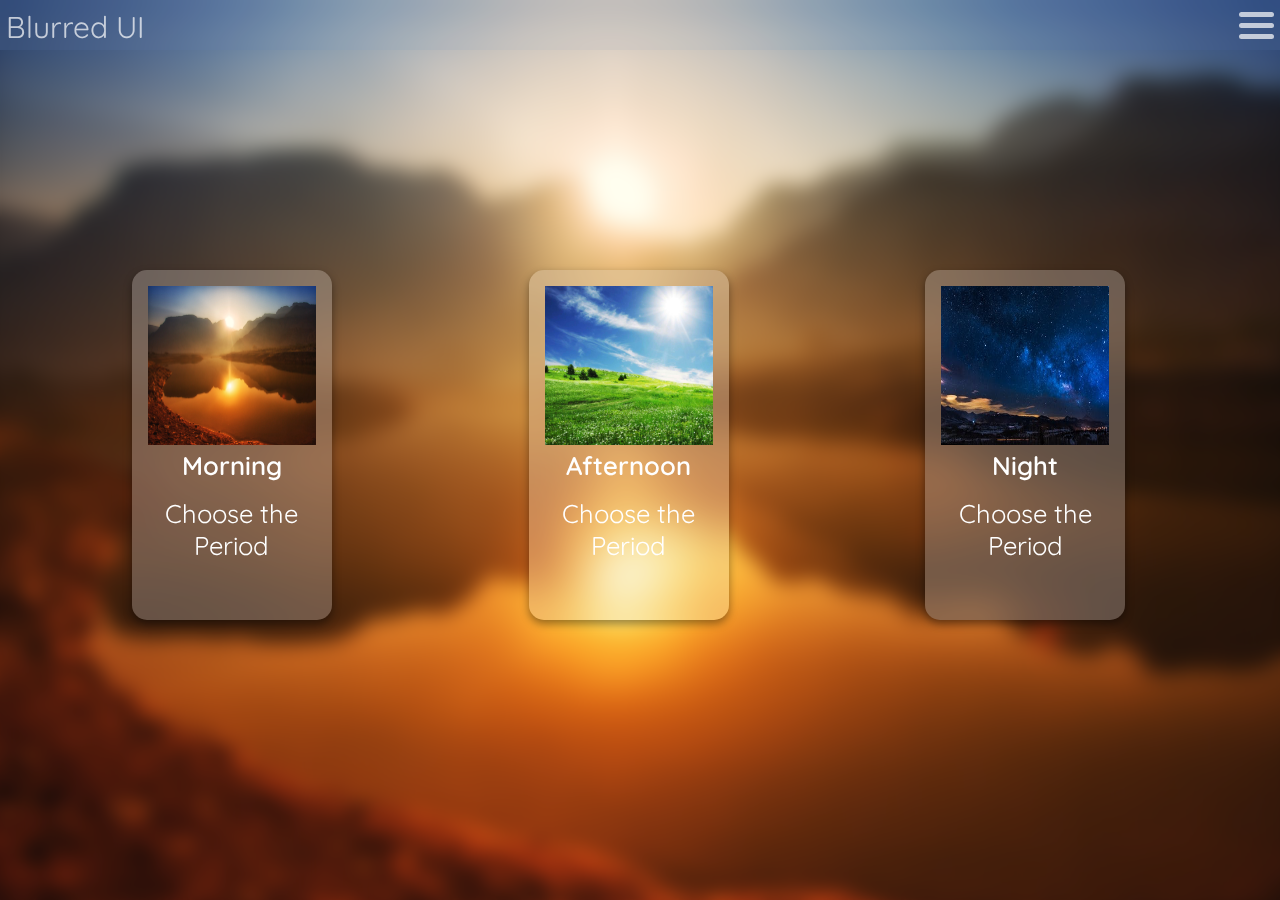
<file: blur_project/blurred_ui/index.html>
<!DOCTYPE html>
<html>
  <head>
    <meta charset="utf-8">
    <link href="https://fonts.googleapis.com/css?family=Quicksand&display=swap" rel="stylesheet">
    <link rel="stylesheet" href="css/styles.css">
    <title>Blurred UI</title>
    <script type="text/javascript">
      closeIt = () => document.getElementsByClassName('dropdown-content')[0].style.display = 'none'
    </script>
  </head>
  <body>
    <div id="glass" onclick="closeIt()"></div>
    <div class="dropdown-content">
      <h5>Learning Process:</h5>
      <a href="../html-test/img-test/blur-img.html" target="_blank">Background</a>
      <a href="../navbar-test/test-blur.html" target="_blank">Navbar</a>
      <a href="../card-test/card-test.html" target="_blank">Cards</a>
      <h5>Credits:</h5>
      <p>Designed and created by Lucas Adriel</p>
      <hr>
      <small>Copyright &copy; 2019</small>
    </div>
   
    <div id="navbar-glass">
      <div class="navbar">
        <span>Blurred UI</span>
       	<div class="dropdown"> 
          <button class="dropbtn" onmouseenter="(document.getElementsByClassName('dropdown-content')[0].style.display == 'block') ? document.getElementsByClassName('dropdown-content')[0].style.display = 'none' : document.getElementsByClassName('dropdown-content')[0].style.display = 'block'">
            <div class="burger"></div>
            <div class="burger"></div>
            <div class="burger"></div>
          </button>
        </div>
      </div>
    </div>
    <div class="row" onclick="closeIt()">
      <div class="column">
        <div class="card">
          <img src="img/morning.jpg" alt="morning" class="image">
          <h3>Morning</h3>
          <button id="period1" class="button">Choose the Period</button>
        </div>
      </div>
      <div class="column">
        <div class="card">
          <img src="img/afternoon.jpg" alt="afternoon" class="image">
          <h3>Afternoon</h3>
          <button id="period2" class="button">Choose the Period</button>
        </div>
      </div>
      <div class="column">
        <div class="card">
          <img src="img/night.jpg" alt="night" class="image">
          <h3>Night</h3>
          <button id="period3" class="button">Choose the Period</button>
        </div>
      </div>
    </div>
    <script src="js/main.js"></script>
  </body>
</html>
</file>
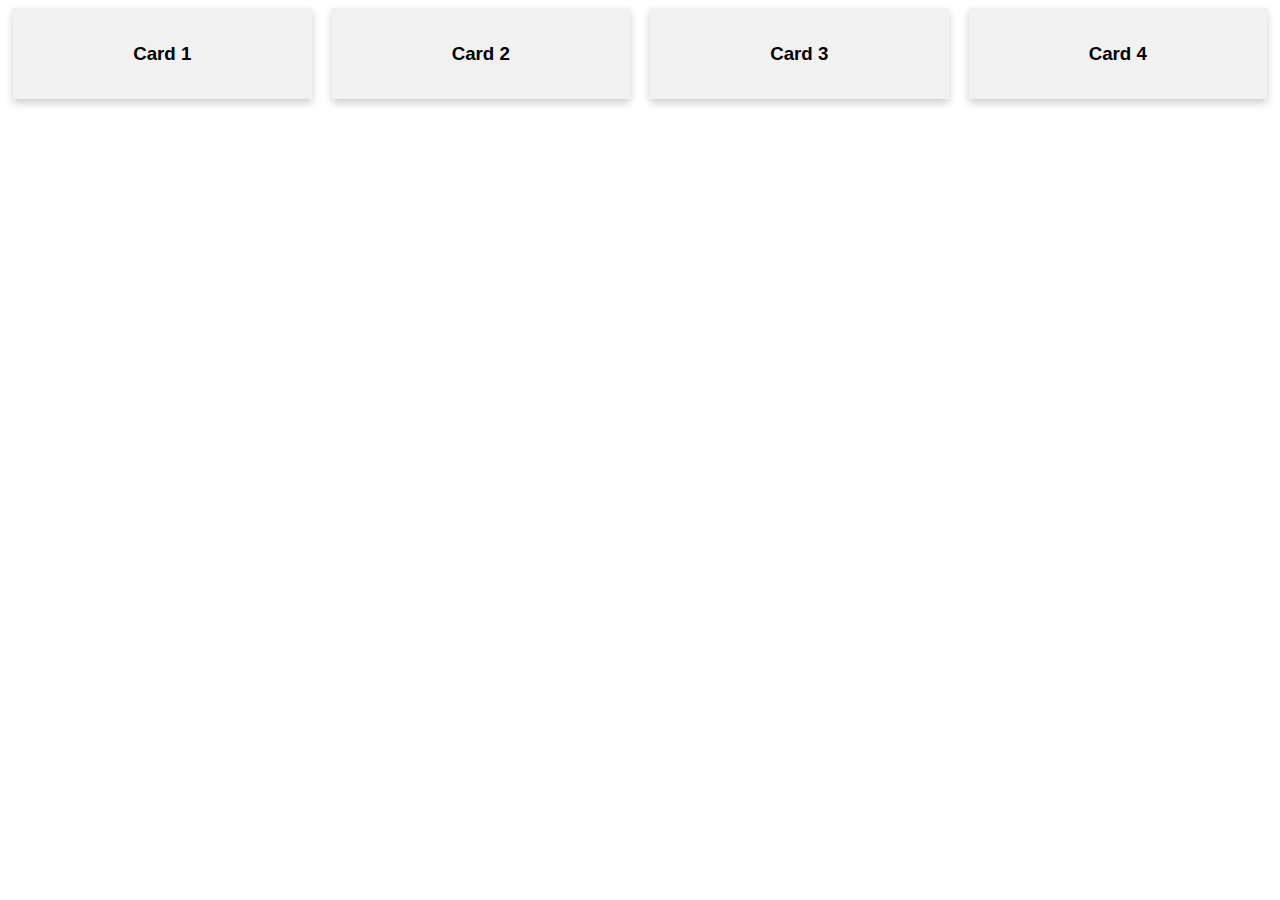
<file: blur_project/card-test/index.html>
<!DOCTYPE html>
<html>
  <head>
    <meta charset="utf-8">
    <link rel="stylesheet" href="css/styles.css">
    <title>Cards - w3school</title>
  </head>
  <body>
    <div class="row">
      <div class="column">
        <div class="card">
          <h3>Card 1</h3>
        </div>
      </div>
      <div class="column">
        <div class="card">
          <h3>Card 2</h3>
        </div>
      </div>
      <div class="column">
        <div class="card">
          <h3>Card 3</h3>
        </div>
      </div>
      <div class="column">
        <div class="card">
          <h3>Card 4</h3>
        </div>
      </div>
    </div>
  </body>
</html>
</file>
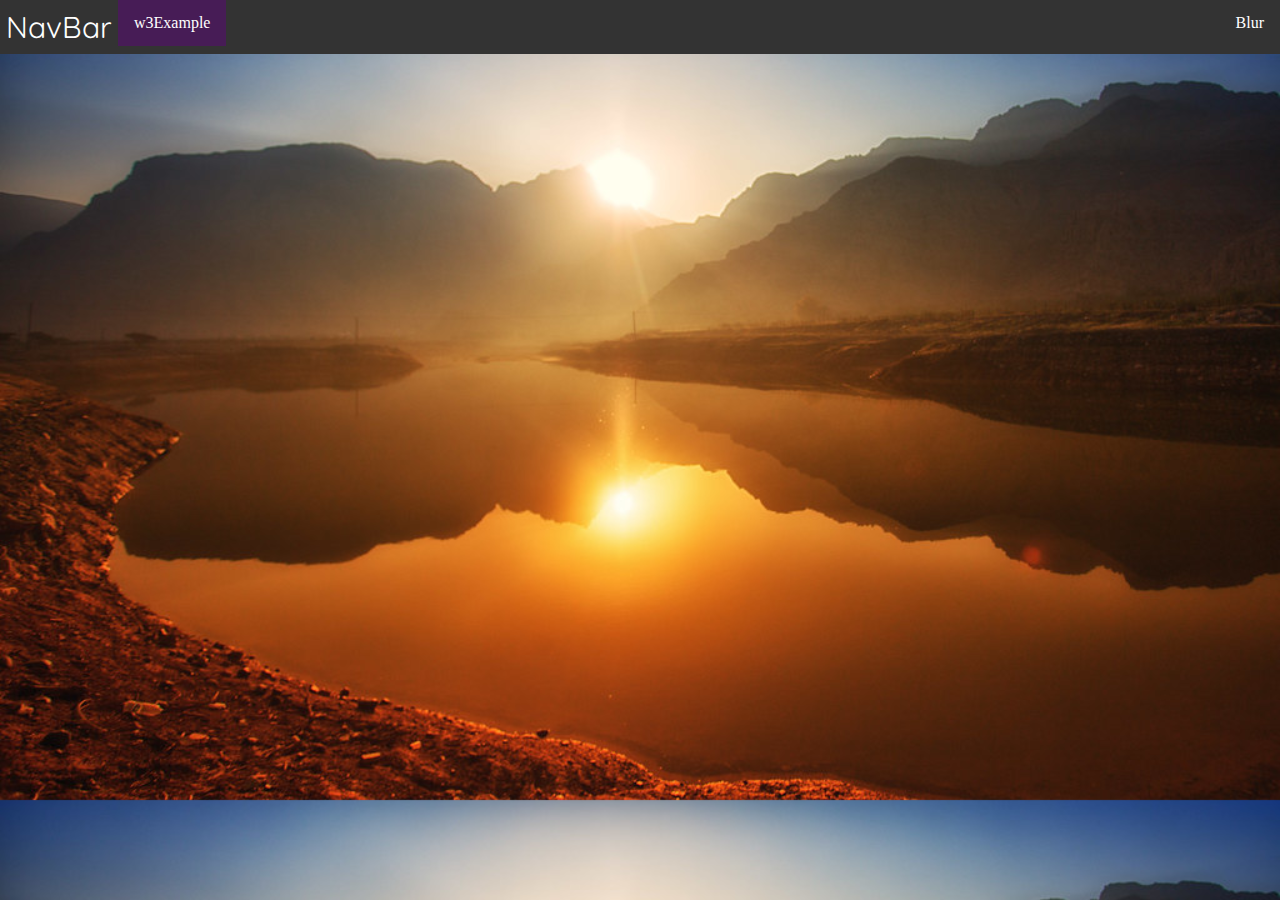
<file: blur_project/navbar-test/index.html>
<!DOCTYPE html>
<html>
  <head>
    <meta charset="utf-8">
    <link href="https://fonts.googleapis.com/css?family=Quicksand&display=swap" rel="stylesheet">
    <link rel="stylesheet" href="css/styles.css">
    <title>NavBar - w3school</title>
  </head>
  <body>
    <ul>
      <li><span>NavBar</span></li>
      <li><a href="index.html" class="active">w3Example</a></li>
      <li style="float:right"><a href="test-blur.html">Blur</a></li>
    </ul>
    <script src="js/main.js"></script>
  </body>
</html>
</file>
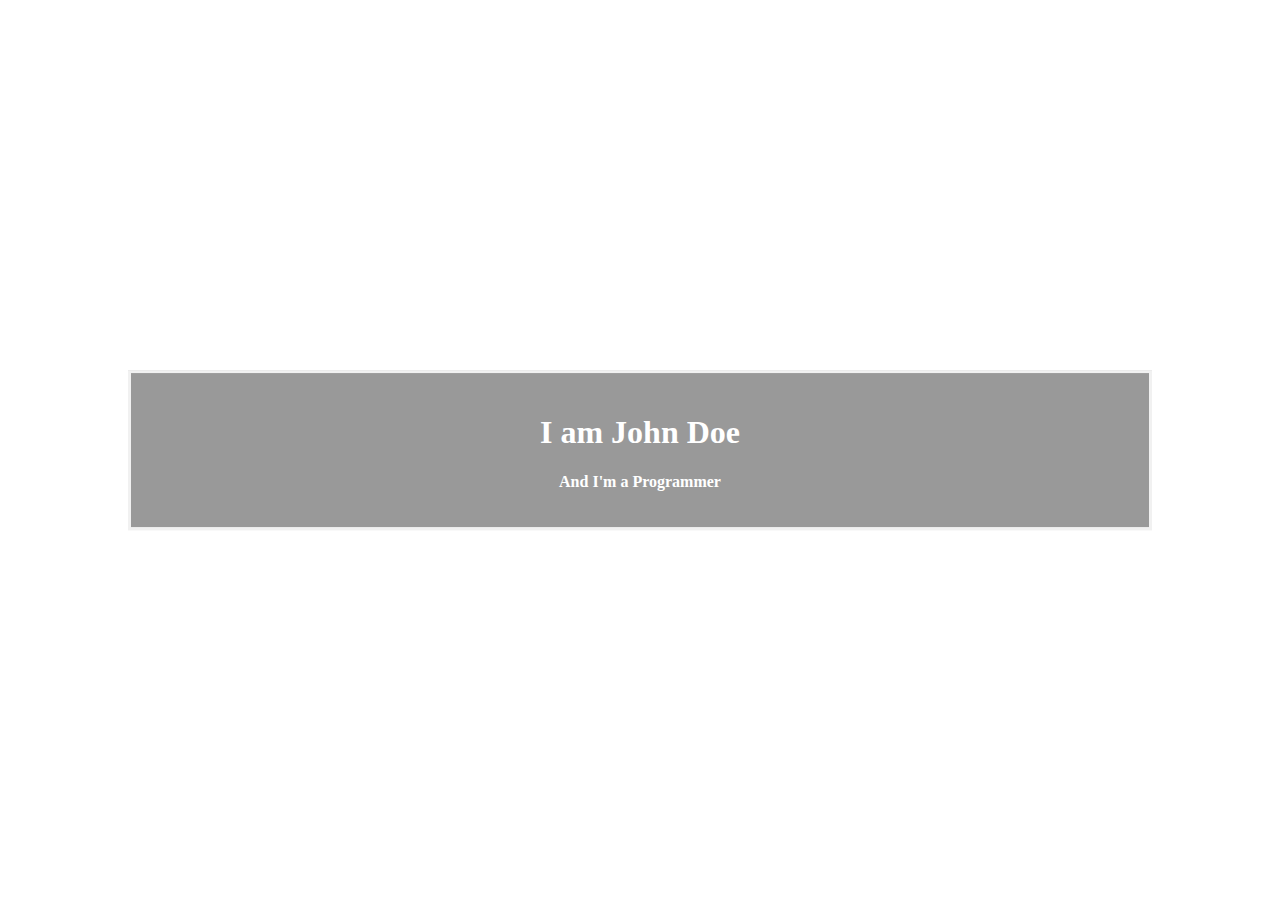
<file: blur_project/html-test/img-test/index.html>
<!DOCTYPE html>
<html>
  <head>
    <meta charset="utf-8">
    <link rel="stylesheet" href="css/styles.css">
    <title>Blurred Image - w3school</title>
  </head>
  <body>
    <div class="bg-image"></div>

    <div class="bg-text">
      <h1>I am John Doe</h1>
      <p>And I'm a Programmer</p>
    </div>
  </body>
</html>
</file>
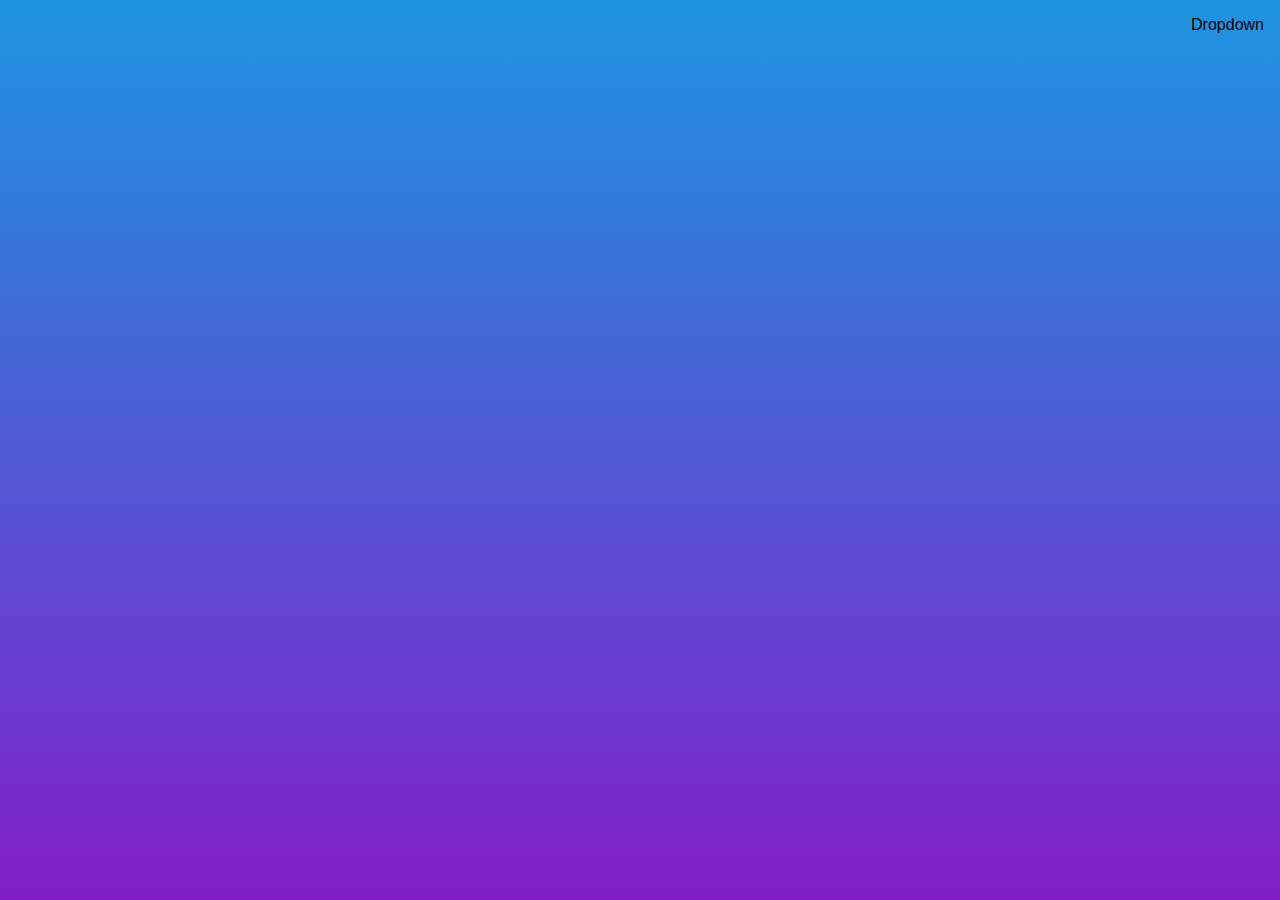
<file: blur_project/navbar-test/burger-menu/index.html>
<!DOCTYPE html>
<html>
  <head>
    <meta charset="utf-8">
    <link rel="stylesheet" href="css/styles.css">
    <title>Dropdown - w3school</title>
  </head>
  <body>
    <div class="bg-color">
      <div class="dropdown">
        <button class="dropbtn">Dropdown</button>
        <div class="dropdown-content">
          <a href="index.html">w3school</a>
          <a href="burger.html">Burger Menu</a>
        </div>
      </div>
    </div>
  </body>
</html>
</file>
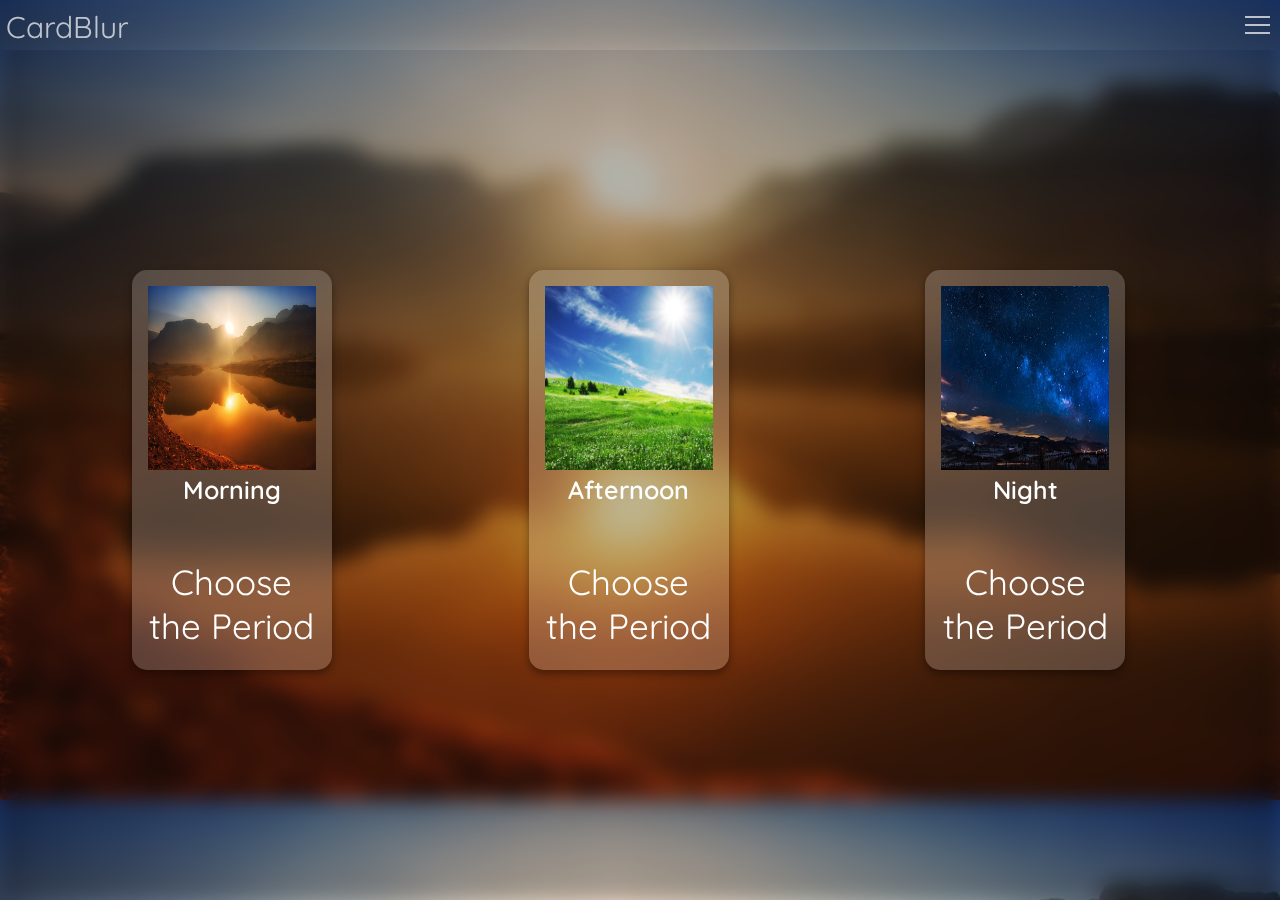
<file: blur_project/card-test/card-test.html>
<!DOCTYPE html>
<html>
  <head>
    <meta charset="utf-8">
    <link href="https://fonts.googleapis.com/css?family=Quicksand&display=swap" rel="stylesheet">
    <link rel="stylesheet" href="css/style-test.css">
    <title>Test of Cards</title>
  </head>
  <body>
    <div id="glass">

    </div>
    <div class="navbar-glass">
      <div class="navbar">
        <ul>
          <li><span>CardBlur</span></li>
          <li style="float:right">
            <div class="dropdown">
              <div class="burger"></div>
              <div class="burger"></div>
              <div class="burger"></div>
            </div>
          </li>
        </ul>
      </div>
    </div>
    <div class="row">
      <div class="column">
        <div class="card-glass">

        </div>
        <div class="card">
          <img src="img/morning.jpg" alt="morning" class="image">
          <h3>Morning</h3>
          <button type="button" id="period1" class="button">Choose the Period</button>
        </div>
      </div>
      <div class="column">
        <div class="card">
          <img src="img/afternoon.jpg" alt="afternoon" class="image">
          <h3>Afternoon</h3>
          <button type="button" id="period2" class="button">Choose the Period</button>
        </div>
      </div>
      <div class="column">
        <div class="card">
          <img src="img/night.jpg" alt="night" class="image">
          <h3>Night</h3>
          <button type="button" id="period3" class="button">Choose the Period</button>
        </div>
      </div>
    </div>
    <script src="js/main.js"></script>
  </body>
</html>
</file>
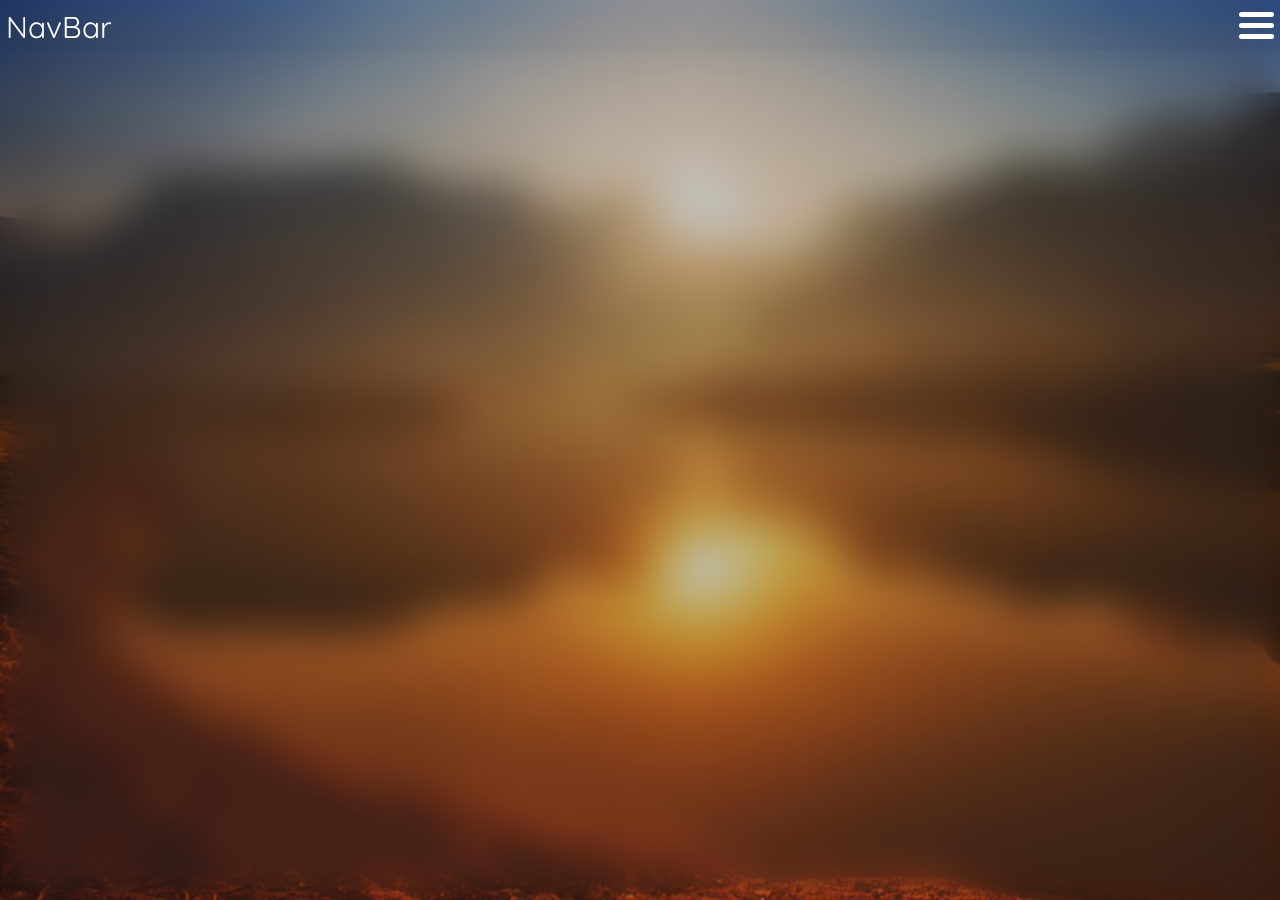
<file: blur_project/navbar-test/test-blur.html>
<!DOCTYPE html>
<html>
  <head>
    <meta charset="utf-8">
    <link href="https://fonts.googleapis.com/css?family=Quicksand&display=swap" rel="stylesheet">
    <link rel="stylesheet" href="css/style-test.css">
    <title>Test of Blur</title>
    <script type="text/javascript">
      closeIt = () => document.getElementsByClassName('dropdown-content')[0].style.display = 'none'
    </script>
  </head>
  <body>
    <div id="glass" onclick="document.getElementsByClassName('dropdown-content')[0].style.display = 'none'">

    </div>
    <div class="content">
      <ul>
        <li><span>NavBar</span></li>
      </ul>
      <div class="dropdown">
        <button class="dropbtn" onmouseenter="(document.getElementsByClassName('dropdown-content')[0].style.display == 'block') ? document.getElementsByClassName('dropdown-content')[0].style.display = 'none' : document.getElementsByClassName('dropdown-content')[0].style.display = 'block'">
          <div class="burger"></div>
          <div class="burger"></div>
          <div class="burger"></div>
        </button>
      </div>
    </div>
    <div class="dropdown-content">
      <h5>NavBar Menu:</h5>
      <a href="index.html">w3Example</a>
      <a href="test-blur.html" class="active">Blur</a>
    </div>
  </body>
</html>
</file>
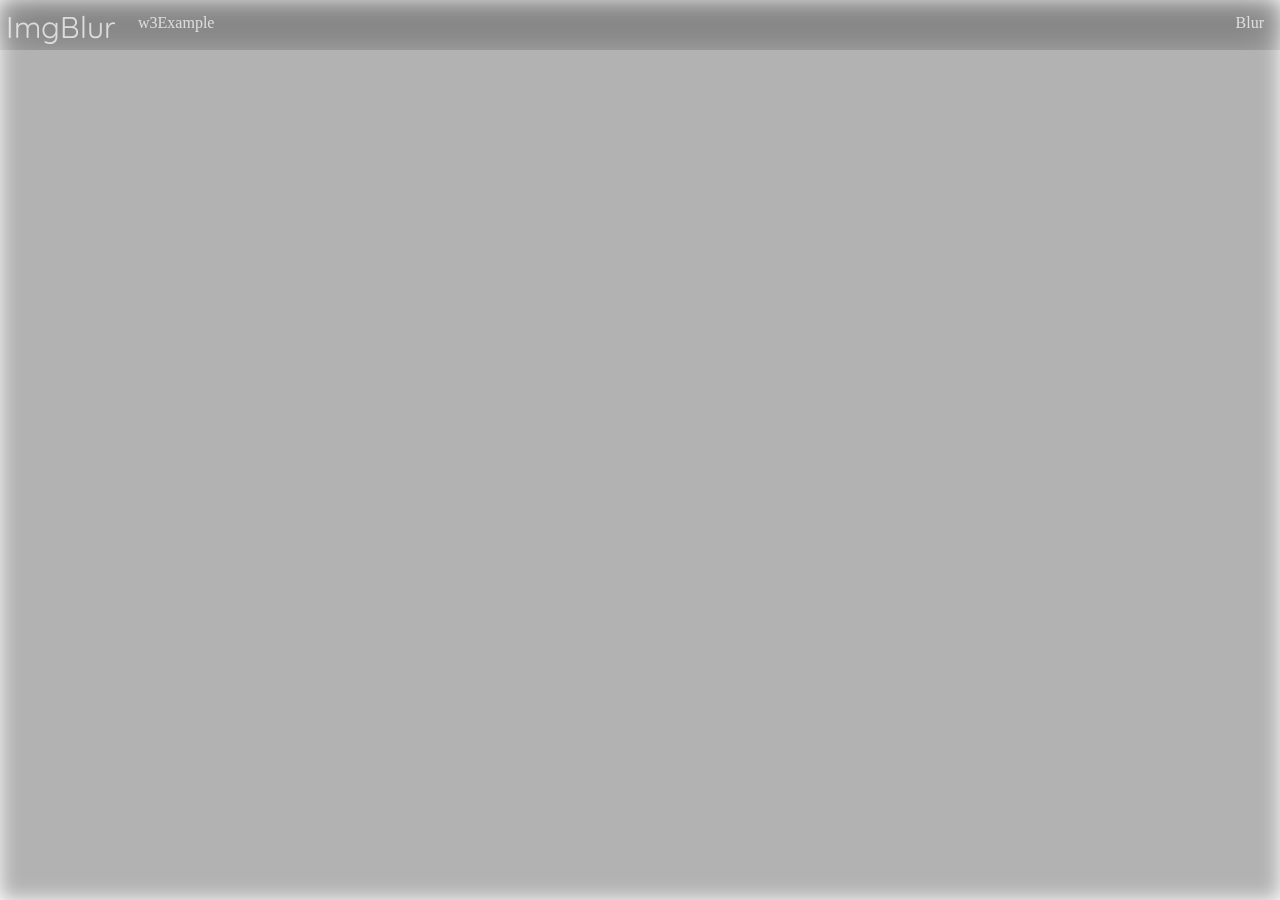
<file: blur_project/html-test/img-test/blur-img.html>
<!DOCTYPE html>
<html>
  <head>
    <meta charset="utf-8">
    <link href="https://fonts.googleapis.com/css?family=Quicksand&display=swap" rel="stylesheet">
    <link rel="stylesheet" href="css/style-test.css">
    <title>Blurred Image</title>
  </head>
  <body>
    <div id="glass">

    </div>
    <div id="navbar-glass">

    </div>
    <div class="navbar">
      <ul>
        <li><span>ImgBlur</span></li>
        <li><a href="index.html">w3Example</a></li>
        <li style="float:right"><a href="blur-img.html">Blur</a></li>
      </ul>
    </div>
    <script src="js/main.js"></script>
  </body>
</html>
</file>
<file: blur_project/blurred_ui/css/styles.css>
* {
  box-sizing: border-box;
  margin: 0;
  padding: 0;
}

body {
  font-family: Arial, Helvetica, sans-serif;
}

::selection {
  color: #fff;
  background: rgba(0, 0, 0, 0.4);
}

/* Blurred Background Effect */
#glass {
  background: inherit;
  width: 100%;
  height: 100%;
  position: fixed;
  overflow: hidden;
}

#glass::after {
  content: "";
  background: inherit;
  position: absolute;
  left: 0;
  right: 0;
  top: 0;
  bottom: 0;
  filter: blur(10px); 
  margin: -20px;
}

/* Blurred Navigation Bar Effect */
#navbar-glass {
  background: none;
  width: 100%;
  height: 50px;
  position: fixed;
  backdrop-filter: blur(20px);
  box-shadow: inset 0 0 0 200px rgba(255, 255, 255, 0.05);
  overflow: hidden;
}

/* Navigation Bar */
.navbar {
  position: fixed;
  width: 100%;
  height: 50px;
  color: white;
  background-color: inherit;
  opacity: 0.7; 
}

/* Logo Style */
span {
  display: block;
  float: left;
  color: white;
  text-align: center;
  padding: 8px 6px;
  font-size: 30px;
  font-family: 'Quicksand', sans-serif;
  text-decoration: none;
}

/* Dropdown Button */
.dropbtn {
  background-color: inherit;
  color: black;
  padding: 16px;
  font-size: 16px;
  border: none;
}

/* Burger Style */
.burger {
  width: 35px;
  height: 5px;
  background-color: white;
  border-radius: 15px;
  margin: 6px 0;
}

/* The container <div> - needed to position the dropdown content */
.dropdown {
  position: relative;
  float: right;
  display: inline-block;
  margin: 0;
  left: 10px;
  bottom: 10px;
}

/* Dropdown Content */
.dropdown-content {
  display: none;
  padding-bottom: 6px;
  position: absolute;
  background: transparent;
  overflow: hidden;
  font-family: Arial;
  top: 60px;
  right: 0px;
  min-width: 210px;
  backdrop-filter: blur(20px); 
  border-radius: 15px 0 0 15px;
  box-shadow: 0 8px 16px 0 rgba(0, 0, 0, 0.2); 
  z-index: 9999; 
}

/* Links inside the dropdown */
.dropdown-content a {
  color: white;
  font-size: 20px;
  font-weight: bold;
  padding: 12px 16px;
  text-decoration: none;
  text-align: center;
  display: block;
}

/* Texts inside the dropdown */
.dropdown-content p {
  color: white;
  padding: 8px 12px;
  text-align: center;
  text-decoration: none;
  display: block;
  margin: 0;
}

.dropdown-content small {
  color: white;
  font-weight: bold;
  text-decoration: none;
  display: block;
  text-align: center;
}

/* Titles inside the dropdown */
.dropdown-content h5 {
  color: white;
  padding: 4px 8px;
  text-decoration: none;
  display: block;
  margin: 0;
}

/* Change color of dropdown links on hover */
.dropdown-content a:hover {
  background-color: #fff;
  color: black;
  opacity: 0.2;
}

/* Cards */
.column {
  float: left;
  width: 25%;
  padding: 0 60px;
  margin-left: 6%;
}

.row {
  margin: 0 -5px;
  position: fixed;
  top: 30%;
  width: 100vw;
}

.row::after {
  content: "";
  display: table;
  clear: both;
}

/* Card Style */
.card {
  box-shadow: 0 4px 8px 0 rgba(2, 2, 2, 0.4);
  border-radius: 15px;
  padding: 16px;
  height: 350px;
  backdrop-filter: blur(20px);
  text-align: center;
  background-color: rgba(245, 245, 245, 0.25);
}

/* Title inside the cards */
h3 {
  color: white;
  font-weight: 600;
  font-size: 2vw;
  font-family: 'Quicksand', sans-serif;
}

/* Image inside the cards */
.image {
  position: relative;
  width: 100%;
  height: 50%;
  top: 0;
}

/* Button inside the cards */
.button {
  background: none;
  border: none;
  text-decoration: none;
  position: relative;
  bottom: -5%;
  color: white;
  font-size: 2vw;
  font-family: 'Quicksand', sans-serif;
  font-weight: normal;
  transition: 0.2s ease;
}

/* Change border color of texts inside buttons on click */
.button:active {
   text-shadow: 2px 0 0 #0ad2d6, -2px 0 0 #0ad2d6, 0 2px 0 #0ad2d6, 0 -2px 0 #0ad2d6, 1px 1px #0ad2d6, -1px -1px 0 #0ad2d6, 1px -1px 0 #0ad2d6, -1px 1px 0 #0ad2d6;
}

/* Media Queries */
@media screen and (max-width: 600px) {
  .column {
    width: 100%;
    display: block;
    padding: 0 10px;
    margin-left: 0;
    margin-bottom: 20px;
  }
  .card {
    height: 90px;
  }
}
</file>
<file: blur_project/card-test/css/styles.css>
* {
  box-sizing: border-box;
}

body {
  font-family: Arial, Helvetica, sans-serif;
}

/* Float four columns side by side */
.column {
  float: left;
  width: 25%;
  padding: 0 10px;
}

/* Remove extra left and right margins, due to padding in columns */
.row { margin: 0 -5px; }

/* Clear floats after the columns */
.row:after {
  content: "";
  display: table;
  clear: both;
}

/* Style the counter cards */
.card {
  box-shadow: 0 4px 8px 0 rgba(0, 0, 0, 0.2); /* this adds the "card" effect */
  padding: 16px;
  text-align: center;
  background-color: #f1f1f1;
}

/* Responsive columns - one column layout (vertical) on small screens */
@media screen and (max-width: 600px) {
  .column {
    width: 100%;
    display: block;
    margin-bottom: 20px;
  }
}
</file>
<file: blur_project/navbar-test/css/styles.css>
body {
  margin: 0;
}

ul {
  list-style-type: none;
  margin: 0;
  padding: 0;
  overflow: hidden;
  background-color: #333;
  position: fixed;
  top: 0;
  width: 100%;
}

li {
  float: left;
}

li a {
  display: block;
  color: white;
  text-align: center;
  padding: 14px 16px;
  text-decoration: none;
}

li a:hover {
  background-color: #7c00a8;
}

.active {
  background-color: #471c56;
}

span {
  display: block;
  color: white;
  text-align: center;
  padding: 8px 6px;
  font-size: 30px;
  font-family: 'Quicksand', sans-serif;
  text-decoration: none;
}
</file>
<file: blur_project/html-test/img-test/css/styles.css>
body, html {
  height: 100%;
}

* {
  box-sizing: border-box;
}

.bg-image {
  /* The image used */
  background-image: url("http://bit.ly/2gPLxZ4");

  /* Add the blur effect */
  filter: blur(8px);

  /* Full height */
  height: 100%;

  /* Center and scale the image nicely */
  background-position: center;
  background-repeat: no-repeat;
  background-size: cover;
}

/* Position text in the middle of the page/image */
.bg-text {
  background-color: rgb(0, 0, 0); /* Fallback color */
  background-color: rgba(0, 0, 0, 0.4); /* Black w/opacity/see-through */
  color: white;
  font-weight: bold;
  border: 3px solid #f1f1f1;
  position: absolute;
  top: 50%;
  left: 50%;
  transform: translate(-50%, -50%);
  z-index: 2;
  width: 80%;
  padding: 20px;
  text-align: center;
}
</file>
<file: blur_project/navbar-test/burger-menu/css/styles.css>
* {
  margin: 0;
  padding: 0;
}

body {
  height: 100vh;
}

/* Background Color */
.bg-color {
  width: 100%;
  height: 100%;
  background-image: linear-gradient(to top,#821ec9, #1d95e0);
}

/* Background Blur */
.bg-glass {
  background: inherit;
  width: 100%;
  height: 100%;
  position: fixed;
  overflow: hidden;
}

.bg-glass::before {
  content: " ";
  background: inherit;
  position: absolute;
  left: 0;
  right: 0;
  top: 0;
  bottom: 0;
  box-shadow: inset 0 0 0 3000px rgba(0, 0, 0, 0.3);
  filter: blur(10px);
}

/* Dropdown Button */
.dropbtn {
  background-color: inherit;
  color: black;
  padding: 16px;
  font-size: 16px;
  border: none;
}

/* Burger Style */
.burger {
  width: 35px;
  height: 5px;
  background-color: white;
  border-radius: 15px;
  margin: 6px 0;
}

/* The container <div> - needed to position the dropdown content */
.dropdown {
  position: relative;
  float: right;
  display: inline-block;
}

/* Dropdown Content (Hidden by Default) */
.dropdown-content {
  display: none;
  position: absolute;
  padding: 4px 0 4px 4px;
  background-color: inherit;
  min-width: 160px;
  right: 0;
  box-shadow: 0 8px 16px 0 rgba(0, 0, 0, 0.2);
  backdrop-filter: blur(20px);
  border-radius: 15px;
  z-index: 1;
}

/* Links inside the dropdown */
.dropdown-content a {
  color: white;
  padding: 12px 16px;
  text-decoration: none;
  display: block;
}

/* Texts inside the dropdown */
.dropdown-content p {
  color: white;
  padding: 8px 12px;
  text-decoration: none;
  display: block;
  margin: 0;
}

/* Titles inside the dropdown */

.dropdown-content h5 {
  color: white;
  padding: 4px 8px;
  text-decoration: none;
  display: block;
  margin: 0;
}

/* Change color of dropdown links on hover */
.dropdown-content a:hover { background-color: #fff; color: black; opacity: 0.2; }

/* Show the dropdown menu on hover */
.dropdown:hover .dropdown-content { display: block; }

/* Change the background color of the dropdown button when the dropdown content is shown */
.dropdown:hover .dropbtn { background-color: inherit; }
</file>
<file: blur_project/card-test/css/style-test.css>
* {
  box-sizing: border-box;
  margin: 0;
  padding: 0;
}

body {
  font-family: Arial, Helvetica, sans-serif;
}

/* Glass Panel Effect */

#glass {
  background: inherit;
  width: 100%;
  height: 100%;
  position: fixed;
  overflow: hidden;
}

#glass::before {
  content: " ";
  background: inherit;
  position: absolute;
  left: 0;
  right: 0;
  top: 0;
  bottom: 0;
  box-shadow: inset 0 0 0 3000px rgba(0, 0, 0, 0.3);
  filter: blur(10px);
}

/* Navigation Bar Structure */

.navbar-glass {
  background: inherit;
  width: 100%;
  height: 50px;
  position: fixed;
  overflow: hidden;
}

.navbar-glass::before {
  content: " ";
  background: inherit;
  position: absolute;
  left: 0;
  right: 0;
  top: 0;
  bottom: 0;
  box-shadow: inset 0 0 0 3000px rgba(2, 2, 2, 0.3);
  filter: blur(20px);
  margin: -20px;
}

.navbar {
  position: fixed;
  width: 100%;
  height: 50px;
  color: white;
  background-color: inherit;
  opacity: 0.7;
}

ul {
  list-style-type: none;
  margin: 0;
  padding: 0;
  overflow: hidden;
  background-color: inherit;
  position: fixed;
  top: 0;
  width: 100%;
}

li {
  float: left;
}

li a {
  display: block;
  color: white;
  text-align: center;
  padding: 14px 16px;
  text-decoration: none;
}

span {
  display: block;
  color: white;
  text-align: center;
  padding: 8px 6px;
  font-size: 30px;
  font-family: 'Quicksand', sans-serif;
  text-decoration: none;
}

.dropdown {
  position: relative;
  top: 10px;
  right: 10px;
}

.burger {
  width: 25px;
  height: 2px;
  background-color: white;
  margin: 6px 0;
}

/* Card Structure */

.column {
  float: left;
  width: 25%;
  padding: 0 60px;
  margin-left: 6%;
}

.row { margin: 0 -5px; position: fixed; top: 30%; width: 100vw; }

.row:after {
  content: "";
  display: table;
  clear: both;
}

.card {
  box-shadow: 0 4px 8px 0 rgba(2, 2, 2, 0.4);
  border-radius: 15px;
  padding: 16px;
  height: 400px;
  text-align: center;
  background-color: rgba(245, 245, 245, 0.2);
  backdrop-filter: blur(20px);
}

/* Card Content */

h3 {
  color: white;
  font-weight: 600;
  font-size: 25px;
  font-family: 'Quicksand', sans-serif;
}

.image {
  position: relative;
  width: 100%;
  height: 50%;
  top: 0;
}

.button {
  background: none;
  border: none;
  text-decoration: none;
  position: relative;
  top: 15%;
  color: white;
  font-size: 35px;
  font-family: 'Quicksand', sans-serif;
  font-weight: normal;
  transition: 0.2s ease;
}

.button:active {
  text-shadow: 2px 0 0 #0ad2d6, -2px 0 0 #0ad2d6, 0 2px 0 #0ad2d6, 0 -2px 0 #0ad2d6, 1px 1px #0ad2d6, -1px -1px 0 #0ad2d6, 1px -1px 0 #0ad2d6, -1px 1px 0 #0ad2d6;
}

@media screen and (max-width: 600px) {
  .column {
    width: 100%;
    display: block;
    padding: 0 10px;
    margin-left: 0;
    margin-bottom: 20px;
  }
  .card {
    height: 90px;
  }
}
</file>
<file: blur_project/navbar-test/css/style-test.css>
* {
  margin: 0;
  padding: 0;
}

html {
	width: 100%;
	height: 100%;
}

body {
  width: 100%;
  height: 100%;
  background-image: url('../img/morning.jpg'); /* http://bit.ly/2gPLxZ4 */
  background-repeat: no-repeat;
  background-attachment: fixed;
  background-size: cover;
}

#glass {
  width: 100%;
  height: 100%;
  position: fixed;
  background: inherit;
  overflow: hidden;
  z-index: -1;
}

#glass::before {
  content: " ";
  background: inherit;
  position: absolute;
  left: 0;
  right: 0;
  top: 0;
  bottom: 0;
  box-shadow: inset 0 0 0 3000px rgba(51, 51, 51, 0.3);
  filter: blur(20px);
  z-index: -1;
}

.content {
  position: fixed;
  width: 100%;
  height: 50px;
  backdrop-filter: blur(12px);
  color: white;
}

/* Dropdown Button */
.dropbtn {
  background-color: inherit;
  color: black;
  padding: 16px;
  font-size: 16px;
  border: none;
}

/* Burger Style */
.burger {
  width: 35px;
  height: 5px;
  background-color: white;
  border-radius: 15px;
  margin: 6px 0;
}

/* The container <div> - needed to position the dropdown content */
.dropdown {
  position: relative;
  float: right;
  display: inline-block;
  margin: 0;
  left: 10px;
  bottom: 10px;
}

/* Dropdown Content (Hidden by Default) */
.dropdown-content {
  display: none; 
  position: absolute;
  background-color: inherit;
  min-width: 160px;
  top: 60px;
  right: 0;
  box-shadow: 0 8px 16px 0 rgba(0, 0, 0, 0.2); 
  backdrop-filter: blur(12px);
  border-radius: 15px;
}

/* Links inside the dropdown */
.dropdown-content a {
  color: white;
  padding: 12px 16px;
  text-decoration: none;
  display: block;
}

/* Texts inside the dropdown */

.dropdown-content p {
  color: white;
  padding: 8px 12px;
  text-decoration: none;
  display: block;
  margin: 0;
}

/* Titles inside the dropdown */

.dropdown-content h5 {
  color: white;
  padding: 4px 8px;
  text-decoration: none;
  display: block;
  margin: 0;
}

/* Change color of dropdown links on hover */
.dropdown-content a:hover { background-color: #fff; color: black; opacity: 0.2; }

/* Show the dropdown menu on hover */
.dropdown:hover .dropdown-content { display: block; }

/* Change the background color of the dropdown button when the dropdown content is shown */
.dropdown:hover .dropbtn { background-color: inherit; }

ul {
  list-style-type: none;
  margin: 0;
  padding: 0;
  overflow: hidden;
  background-color: inherit;
  position: fixed;
  top: 0;
  width: 100%;
}

li {
  float: left;
}

li a {
  display: block;
  color: white;
  text-align: center;
  padding: 14px 16px;
  text-decoration: none;
}

li a:hover {
  background-color: #7c00a8;
}

.active {
  background-color: #471c56;
}

span {
  display: block;
  color: white;
  text-align: center;
  padding: 8px 6px;
  font-size: 30px;
  font-family: 'Quicksand', sans-serif;
  text-decoration: none;
}
</file>
<file: blur_project/html-test/img-test/css/style-test.css>
* {
  margin: 0;
  padding: 0;
}

#glass {
  background: inherit;
  width: 100%;
  height: 100%;
  position: fixed;
  overflow: hidden;
}

#glass::before {
  content: " ";
  background: inherit;
  position: absolute;
  left: 0;
  right: 0;
  top: 0;
  bottom: 0;
  box-shadow: inset 0 0 0 3000px rgba(0, 0, 0, 0.3);
  filter: blur(10px);
}

#navbar-glass {
  background: inherit;
  width: 100%;
  height: 50px;
  position: fixed;
  overflow: hidden;
}

#navbar-glass::before {
  content: " ";
  background: inherit;
  position: absolute;
  left: 0;
  right: 0;
  top: 0;
  bottom: 0;
  box-shadow: inset 0 0 0 3000px rgba(0, 0, 0, 0.3);
  filter: blur(20px);
}

.navbar {
  position: fixed;
  width: 100%;
  height: 50px;
  color: white;
  background-color: inherit;
  opacity: 0.7;
}

ul {
  list-style-type: none;
  margin: 0;
  padding: 0;
  overflow: hidden;
  background-color: inherit;
  position: fixed;
  top: 0;
  width: 100%;
}

li {
  float: left;
}

li a {
  display: block;
  color: white;
  text-align: center;
  padding: 14px 16px;
  text-decoration: none;
}

span {
  display: block;
  color: white;
  text-align: center;
  padding: 8px 6px;
  font-size: 30px;
  font-family: 'Quicksand', sans-serif;
  text-decoration: none;
}
</file>
